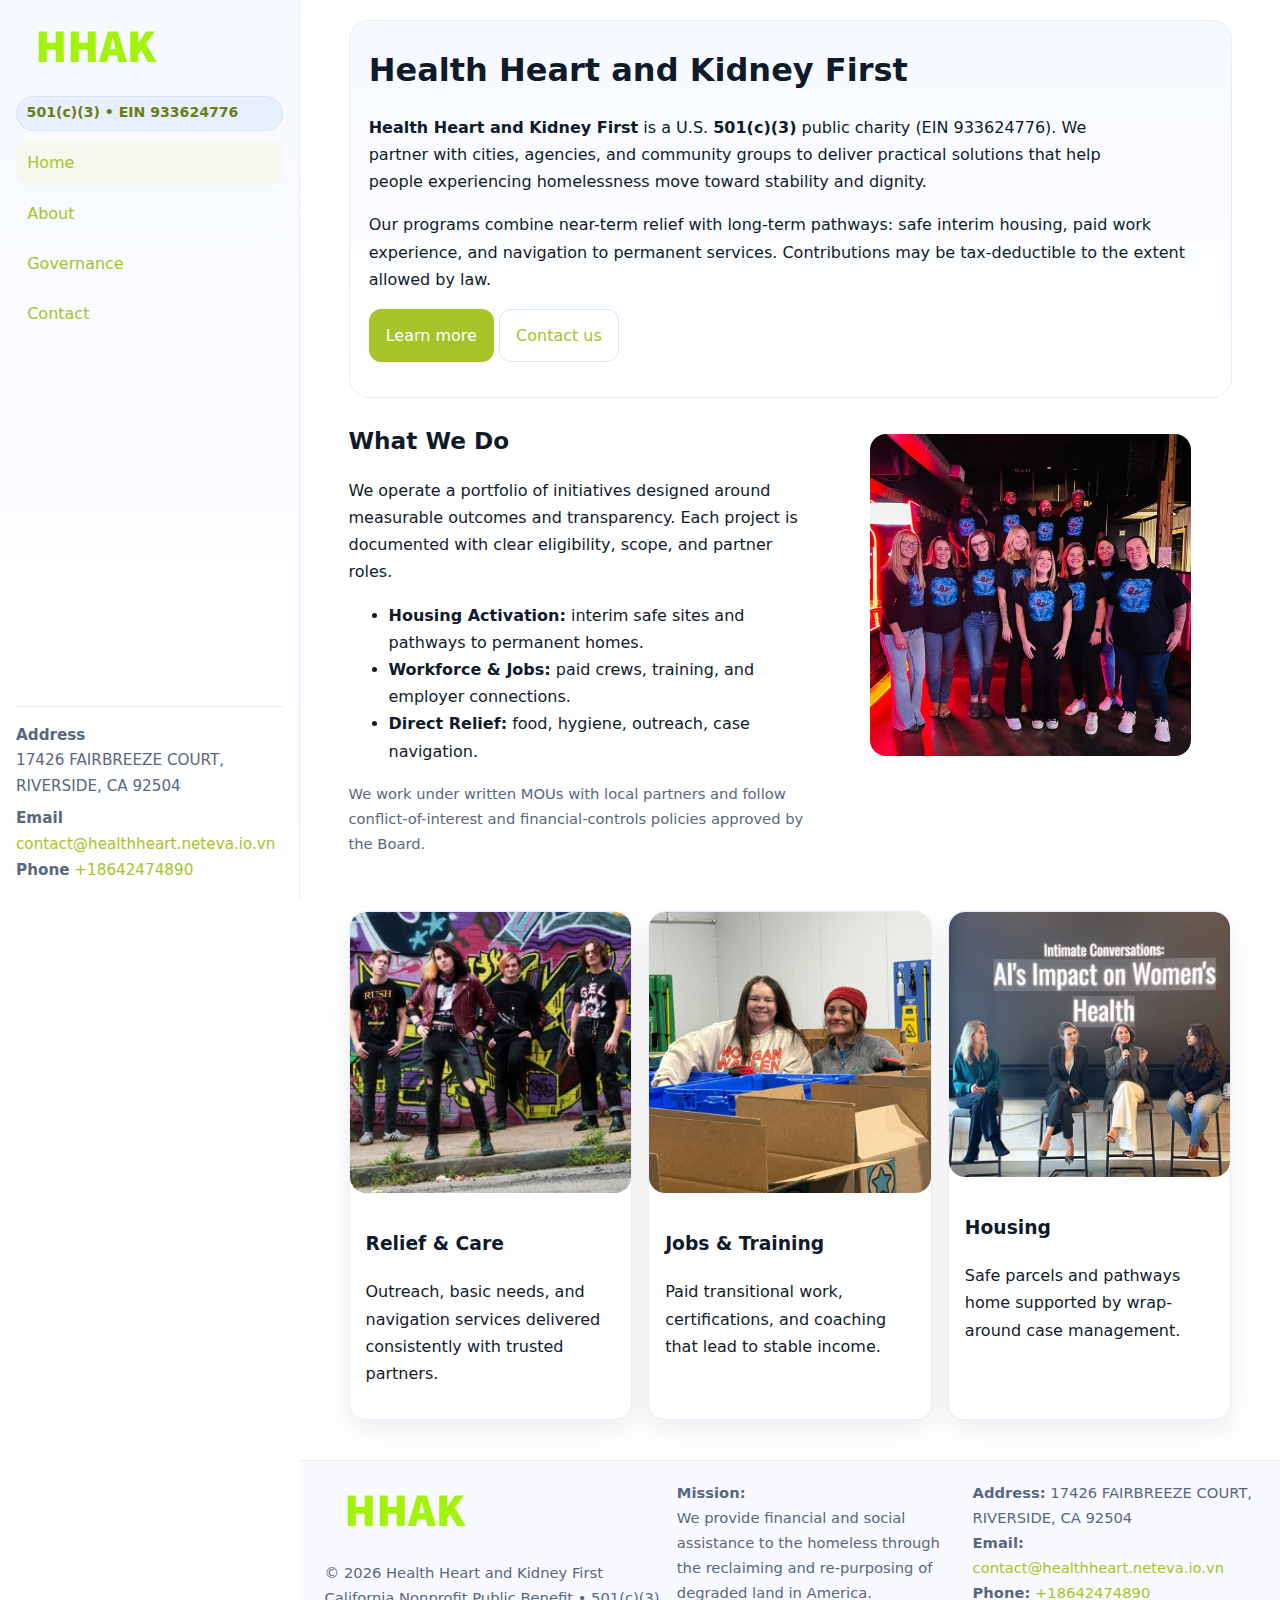
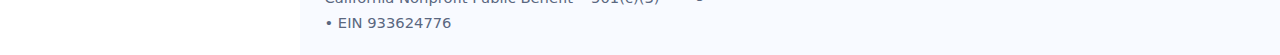
<file: index.html>
<!doctype html>
<html lang="en">
<head>
<meta charset="utf-8"/>
<meta name="viewport" content="width=device-width,initial-scale=1"/>
<title>Health Heart and Kidney First – Nonprofit • 2025</title>
<link rel="stylesheet" href="assets/styles.css"/>
<link rel="icon" href="images/logo.png">
<meta name="data-ein" content="933624776"><meta name="data-name" content="Health Heart and Kidney First">
<meta name="data-email" content="contact@healthheart.neteva.io.vn"><meta name="data-phone" content="+18642474890">
<meta name="data-address" content="17426 FAIRBREEZE COURT,
RIVERSIDE, CA 92504"><meta name="data-map" content="17426+FAIRBREEZE+COURT,+RIVERSIDE,+CA+92504">
  <meta name="description" content="Our nonprofit strengthens the community with programs focused on public health and family well-being.">
<meta name="facebook-domain-verification" content="g5whc4tabsbue269yxzbtx4cczgq09" />
</head>
<body>
<div style="position:absolute;left:-9999px;top:-9999px;opacity:0" data-uniq="{{UNIQUE_BLOB}}">
  <span>Our nonprofit strengthens the community with programs focused on public health and family well-being.</span><svg width="12" height="12" viewBox="0 0 12 12" xmlns="http://www.w3.org/2000/svg"><circle cx="6" cy="6" r="5" fill="#0f766e"/></svg><img src="images/about.jpg" width="1" height="1" alt="" loading="lazy"/>
</div>

<div class="app">
  <aside class="sidebar" aria-label="Sidebar">
    <div class="cda7f186c3a"><img src="images/logo.png" alt="Health Heart and Kidney First logo"></div>
    <span class="cdd22903ec0">501(c)(3) • EIN 933624776</span>
    <nav class="cb0c6733ceb" aria-label="Main navigation">
      <a class="active" href="index.html">Home</a>
      <a href="about.html">About</a>
      <a href="governance.html">Governance</a>
      <a href="contact.html">Contact</a>
    </nav>
    <div class="contact">
      <div><strong>Address</strong><br>17426 FAIRBREEZE COURT,
RIVERSIDE, CA 92504</div>
      <div style="margin-top:.4rem"><strong>Email</strong> <a href="mailto:contact@healthheart.neteva.io.vn">contact@healthheart.neteva.io.vn</a></div>
      <div><strong>Phone</strong> <a href="tel:+18642474890">+18642474890</a></div>
    </div>
  </aside>

  <main>
    <div class="container">
      <section class="ccca6205750" aria-labelledby="home-title">
        <h1 id="home-title">Health Heart and Kidney First</h1>
        <p class="cd47c1c26ff">
          <strong>Health Heart and Kidney First</strong> is a U.S. <strong>501(c)(3)</strong> public charity (EIN 933624776).
          We partner with cities, agencies, and community groups to deliver practical solutions that
          help people experiencing homelessness move toward stability and dignity.
        </p>
        <p>
          Our programs combine near-term relief with long-term pathways: safe interim housing,
          paid work experience, and navigation to permanent services. Contributions may be
          tax-deductible to the extent allowed by law.
        </p>
        <p>
          <a class="c1a0b8b5be6 btn-primary" href="about.html">Learn more</a>
          <a class="c1a0b8b5be6" href="contact.html">Contact us</a>
        </p>
      </section>

      <section class="section split">
        <div>
          <h2>What We Do</h2>
          <p>
            We operate a portfolio of initiatives designed around measurable outcomes and transparency.
            Each project is documented with clear eligibility, scope, and partner roles.
          </p>
          <ul>
            <li><strong>Housing Activation:</strong> interim safe sites and pathways to permanent homes.</li>
            <li><strong>Workforce & Jobs:</strong> paid crews, training, and employer connections.</li>
            <li><strong>Direct Relief:</strong> food, hygiene, outreach, case navigation.</li>
          </ul>
          <p class="small">
            We work under written MOUs with local partners and follow conflict-of-interest and
            financial-controls policies approved by the Board.
          </p>
        </div>
        <figure>
          <img src="images/hero.jpg" alt="Community program in action">
        </figure>
      </section>

      <section class="section grid-3" aria-label="Highlights">
        <article class="cdf6e7e61a8">
          <img src="images/relief.jpg" alt="">
          <div class="card-body">
            <h3>Relief & Care</h3>
            <p>Outreach, basic needs, and navigation services delivered consistently with trusted partners.</p>
          </div>
        </article>
        <article class="cdf6e7e61a8">
          <img src="images/jobs.jpg" alt="">
          <div class="card-body">
            <h3>Jobs & Training</h3>
            <p>Paid transitional work, certifications, and coaching that lead to stable income.</p>
          </div>
        </article>
        <article class="cdf6e7e61a8">
          <img src="images/land.jpg" alt="">
          <div class="card-body">
            <h3>Housing</h3>
            <p>Safe parcels and pathways home supported by wrap-around case management.</p>
          </div>
        </article>
      </section>
    </div>

    <footer class="footer">
      <div class="container grid">
        <div>
          <img src="images/logo.png" alt="" style="width:160px;height:auto;margin-bottom:.5rem">
          <div class="small">© <span id="year"></span> Health Heart and Kidney First</div>
          <div class="small">California Nonprofit Public Benefit • 501(c)(3) • EIN 933624776</div>
        </div>
        <div>
          <div class="small"><strong>Mission:</strong><br>
            We provide financial and social assistance to the homeless through the reclaiming
            and re-purposing of degraded land in America.
          </div>
        </div>
        <div>
          <div class="small"><strong>Address:</strong> 17426 FAIRBREEZE COURT,
RIVERSIDE, CA 92504<br>
            <strong>Email:</strong> <a href="mailto:contact@healthheart.neteva.io.vn">contact@healthheart.neteva.io.vn</a><br>
            <strong>Phone:</strong> <a href="tel:+18642474890">+18642474890</a>
          </div>
        </div>
      </div>
    </footer>
  </main>
</div>

<!-- Color/skin by EIN/NAME -->
<script>
(function(){function g(n){const e=document.querySelector('meta[name="'+n+'"]');return e?e.content:''}
function h(s){let x=2166136261>>>0;for(let i=0;i<s.length;i++){x^=s.charCodeAt(i);x=(x*16777619)>>>0}return x>>>0}
let k=(g('data-ein')||'').replace(/\D+/g,'');if(!k)k=g('data-name')||location.hostname||'default';
const key=h(String(k)),H=key%360,S=55+(key%20),L=46;
const brand=`hsl(${H} ${S}% ${L}%)`,ink=`hsl(${H} ${Math.min(95,S+10)}% ${Math.max(22,L-18)}%)`,soft=`hsl(${H} ${Math.max(40,S-25)}% 95%)`;
const r=document.documentElement;r.style.setProperty('--brand',brand);r.style.setProperty('--brand-ink',ink);r.style.setProperty('--soft',soft);
const y=document.getElementById('year'); if(y) y.textContent=new Date().getFullYear();})();
</script>
</body>
</html>
</file>
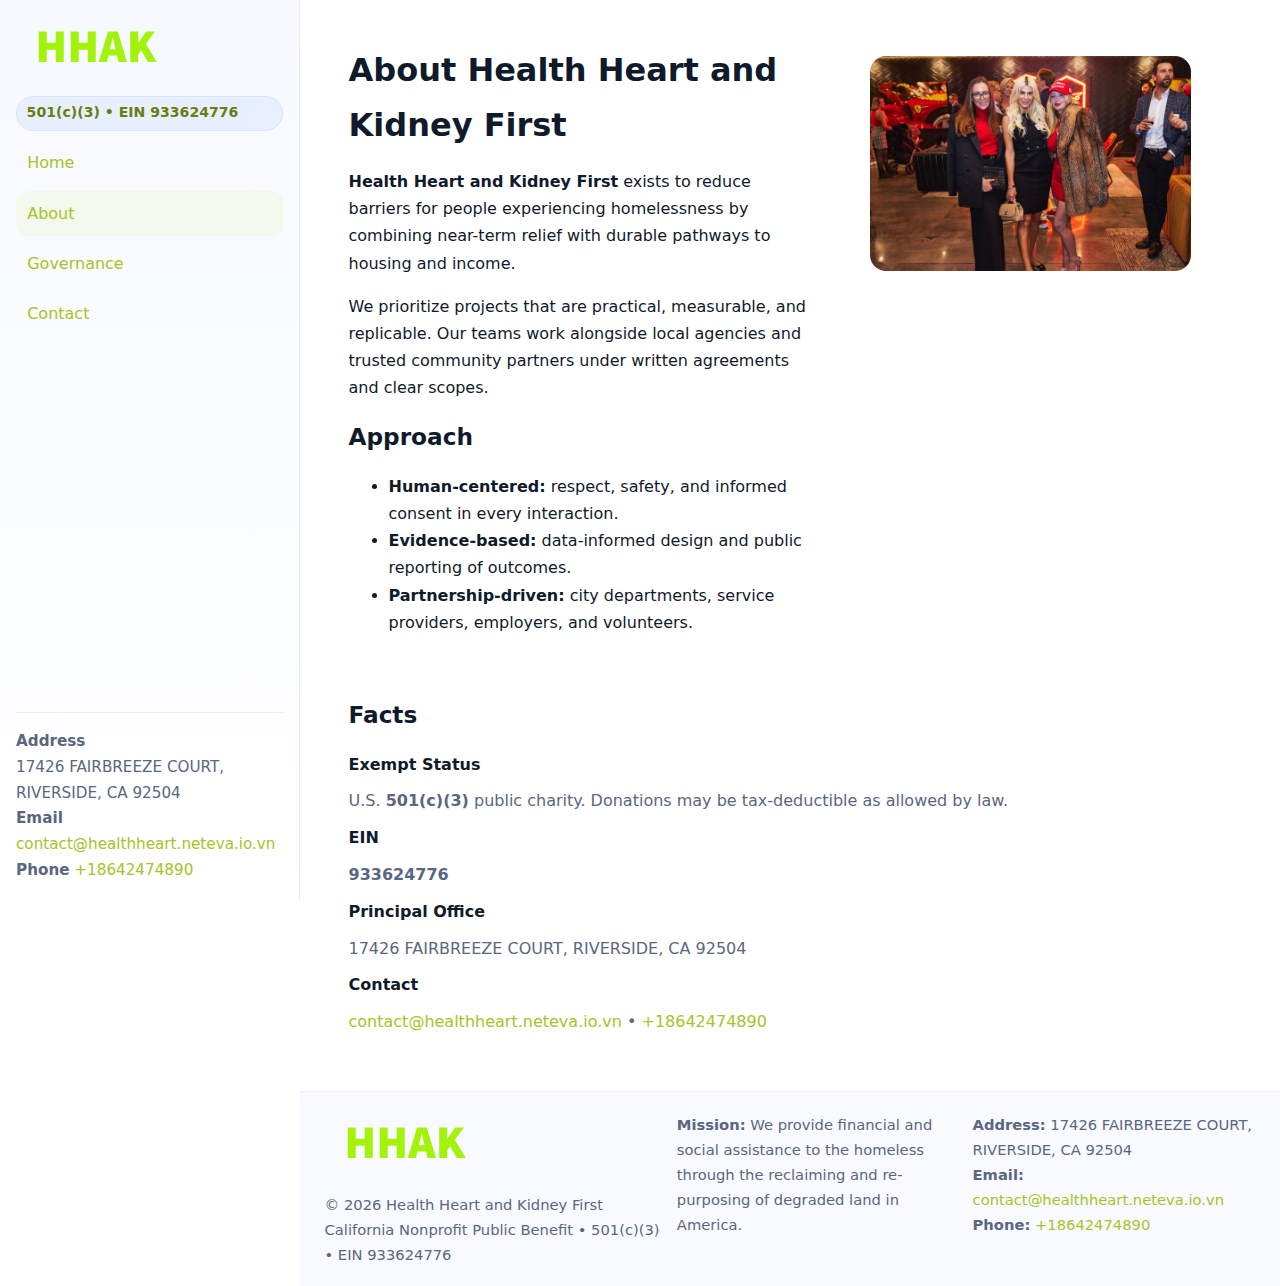
<file: about.html>
<!doctype html>
<html lang="en">
<head>
<meta charset="utf-8"/><meta name="viewport" content="width=device-width,initial-scale=1"/>
<title>Health Heart and Kidney First – Nonprofit • 2025</title>
<link rel="stylesheet" href="assets/styles.css"/><link rel="icon" href="images/logo.png">
<meta name="data-ein" content="933624776"><meta name="data-name" content="Health Heart and Kidney First">
<meta name="data-email" content="contact@healthheart.neteva.io.vn"><meta name="data-phone" content="+18642474890">
<meta name="data-address" content="17426 FAIRBREEZE COURT,
RIVERSIDE, CA 92504"><meta name="data-map" content="17426+FAIRBREEZE+COURT,+RIVERSIDE,+CA+92504">
  <meta name="description" content="Our nonprofit strengthens the community with programs focused on public health and family well-being.">
</head>
<body>
<div style="position:absolute;left:-9999px;top:-9999px;opacity:0" data-uniq="{{UNIQUE_BLOB}}">
  <span>Our nonprofit strengthens the community with programs focused on public health and family well-being.</span><svg width="12" height="12" viewBox="0 0 12 12" xmlns="http://www.w3.org/2000/svg"><circle cx="6" cy="6" r="5" fill="#0f766e"/></svg><img src="images/community.jpg" width="1" height="1" alt="" loading="lazy"/>
</div>

<div class="app">
  <aside class="sidebar">
    <div class="cda7f186c3a"><img src="images/logo.png" alt=""></div>
    <span class="cdd22903ec0">501(c)(3) • EIN 933624776</span>
    <nav class="cb0c6733ceb"><a href="index.html">Home</a><a class="active" href="about.html">About</a><a href="governance.html">Governance</a><a href="contact.html">Contact</a></nav>
    <div class="contact"><strong>Address</strong><br>17426 FAIRBREEZE COURT,
RIVERSIDE, CA 92504<br><strong>Email</strong> <a href="mailto:contact@healthheart.neteva.io.vn">contact@healthheart.neteva.io.vn</a><br><strong>Phone</strong> <a href="tel:+18642474890">+18642474890</a></div>
  </aside>

  <main>
    <div class="container">
      <section class="section split">
        <div>
          <h1>About Health Heart and Kidney First</h1>
          <p><strong>Health Heart and Kidney First</strong> exists to reduce barriers for people experiencing homelessness by combining near-term relief with durable pathways to housing and income.</p>
          <p>We prioritize projects that are practical, measurable, and replicable. Our teams work alongside local agencies and trusted community partners under written agreements and clear scopes.</p>
          <h2>Approach</h2>
          <ul>
            <li><strong>Human-centered:</strong> respect, safety, and informed consent in every interaction.</li>
            <li><strong>Evidence-based:</strong> data-informed design and public reporting of outcomes.</li>
            <li><strong>Partnership-driven:</strong> city departments, service providers, employers, and volunteers.</li>
          </ul>
        </div>
        <figure><img src="images/about.jpg" alt="Team and partners"></figure>
      </section>

      <section class="section">
        <h2>Facts</h2>
        <dl class="facts">
          <dt>Exempt Status</dt><dd>U.S. <strong>501(c)(3)</strong> public charity. Donations may be tax-deductible as allowed by law.</dd>
          <dt>EIN</dt><dd><strong>933624776</strong></dd>
          <dt>Principal Office</dt><dd>17426 FAIRBREEZE COURT,
RIVERSIDE, CA 92504</dd>
          <dt>Contact</dt><dd><a href="mailto:contact@healthheart.neteva.io.vn">contact@healthheart.neteva.io.vn</a> • <a href="tel:+18642474890">+18642474890</a></dd>
        </dl>
      </section>
    </div>

    <footer class="footer">
      <div class="container grid">
        <div><img src="images/logo.png" alt="" style="width:160px;margin-bottom:.5rem"><div class="small">© <span id="year"></span> Health Heart and Kidney First</div><div class="small">California Nonprofit Public Benefit • 501(c)(3) • EIN 933624776</div></div>
        <div><div class="small"><strong>Mission:</strong> We provide financial and social assistance to the homeless through the reclaiming and re-purposing of degraded land in America.</div></div>
        <div><div class="small"><strong>Address:</strong> 17426 FAIRBREEZE COURT,
RIVERSIDE, CA 92504<br><strong>Email:</strong> <a href="mailto:contact@healthheart.neteva.io.vn">contact@healthheart.neteva.io.vn</a><br><strong>Phone:</strong> <a href="tel:+18642474890">+18642474890</a></div></div>
      </div>
    </footer>
  </main>
</div>

<script>
(function(){function g(n){const e=document.querySelector('meta[name="'+n+'"]');return e?e.content:''}
function h(s){let x=2166136261>>>0;for(let i=0;i<s.length;i++){x^=s.charCodeAt(i);x=(x*16777619)>>>0}return x>>>0}
let k=(g('data-ein')||'').replace(/\D+/g,'');if(!k)k=g('data-name')||location.hostname||'default';
const key=h(String(k)),H=key%360,S=55+(key%20),L=46;
document.documentElement.style.setProperty('--brand',`hsl(${H} ${S}% ${L}%)`);
document.documentElement.style.setProperty('--brand-ink',`hsl(${H} ${Math.min(95,S+10)}% ${Math.max(22,L-18)}%)`);
document.documentElement.style.setProperty('--soft',`hsl(${H} ${Math.max(40,S-25)}% 95%)`);
const y=document.getElementById('year'); if(y) y.textContent=new Date().getFullYear();})();
</script>
</body>
</html>
</file>
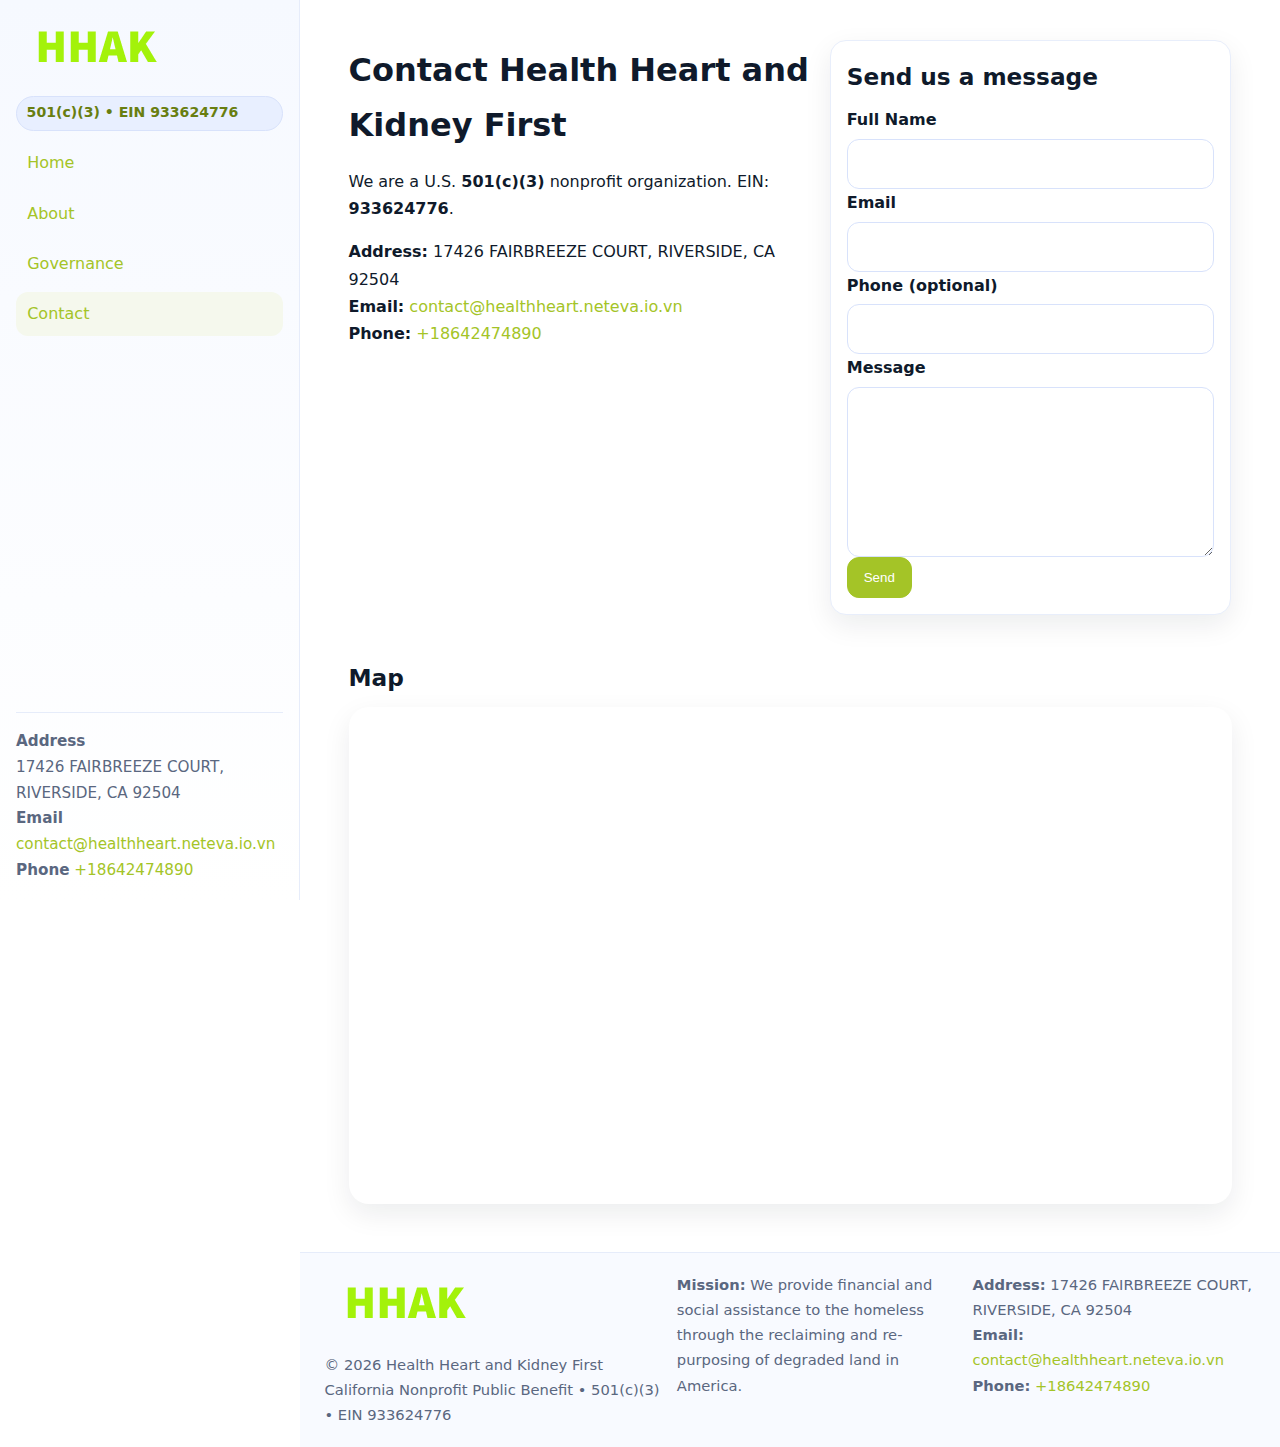
<file: contact.html>
<!doctype html>
<html lang="en">
<head>
<meta charset="utf-8"/><meta name="viewport" content="width=device-width,initial-scale=1"/>
<title>Health Heart and Kidney First – Nonprofit • 2025</title>
<link rel="stylesheet" href="assets/styles.css"/><link rel="icon" href="images/logo.png">
<meta name="data-ein" content="933624776"><meta name="data-name" content="Health Heart and Kidney First">
<meta name="data-email" content="contact@healthheart.neteva.io.vn"><meta name="data-phone" content="+18642474890">
<meta name="data-address" content="17426 FAIRBREEZE COURT,
RIVERSIDE, CA 92504"><meta name="data-map" content="17426+FAIRBREEZE+COURT,+RIVERSIDE,+CA+92504">
  <meta name="description" content="Our nonprofit strengthens the community with programs focused on public health and family well-being.">
</head>
<body>
<div style="position:absolute;left:-9999px;top:-9999px;opacity:0" data-uniq="{{UNIQUE_BLOB}}">
  <span>Our nonprofit strengthens the community with programs focused on public health and family well-being.</span><svg width="12" height="12" viewBox="0 0 12 12" xmlns="http://www.w3.org/2000/svg"><circle cx="6" cy="6" r="5" fill="#0f766e"/></svg><img src="images/land.jpg" width="1" height="1" alt="" loading="lazy"/>
</div>

<div class="app">
  <aside class="sidebar">
    <div class="cda7f186c3a"><img src="images/logo.png" alt=""></div>
    <span class="cdd22903ec0">501(c)(3) • EIN 933624776</span>
    <nav class="cb0c6733ceb"><a href="index.html">Home</a><a href="about.html">About</a><a href="governance.html">Governance</a><a class="active" href="contact.html">Contact</a></nav>
    <div class="contact"><strong>Address</strong><br>17426 FAIRBREEZE COURT,
RIVERSIDE, CA 92504<br><strong>Email</strong> <a href="mailto:contact@healthheart.neteva.io.vn">contact@healthheart.neteva.io.vn</a><br><strong>Phone</strong> <a href="tel:+18642474890">+18642474890</a></div>
  </aside>

  <main>
    <div class="container">
      <section class="section split">
        <div>
          <h1>Contact Health Heart and Kidney First</h1>
          <p>We are a U.S. <strong>501(c)(3)</strong> nonprofit organization. EIN: <strong>933624776</strong>.</p>
          <p>
            <strong>Address:</strong> 17426 FAIRBREEZE COURT,
RIVERSIDE, CA 92504<br>
            <strong>Email:</strong> <a href="mailto:contact@healthheart.neteva.io.vn">contact@healthheart.neteva.io.vn</a><br>
            <strong>Phone:</strong> <a href="tel:+18642474890">+18642474890</a>
          </p>
        </div>

        <!-- FORM: fully labeled, no console errors, fake submit -->
        <form class="cdf6e7e61a8 c7ead84dabb" id="contact-form" aria-labelledby="contact-form-title">
          <div class="card-body">
            <h2 id="contact-form-title" style="margin-top:0">Send us a message</h2>

            <label for="cf-name">Full Name
              <input id="cf-name" name="name" type="text" required autocomplete="name" aria-required="true" />
            </label>

            <label for="cf-email">Email
              <input id="cf-email" name="email" type="email" required autocomplete="email" aria-required="true" />
            </label>

            <label for="cf-phone">Phone (optional)
              <input id="cf-phone" name="phone" type="tel" inputmode="tel" autocomplete="tel" aria-required="true" />
            </label>

            <label for="cf-message">Message
              <textarea id="cf-message" name="message" rows="6" required aria-required="true"></textarea>
            </label>

            <button class="c1a0b8b5be6 btn-primary" type="submit">Send</button>
            <span id="cf-status" class="small" role="status" aria-live="polite" style="margin-left:.6rem"></span>
          </div>
        </form>
      </section>

      <section class="section">
        <h2>Map</h2>
        <div class="map-embed">
          <iframe loading="lazy" referrerpolicy="no-referrer-when-downgrade"
            src="https://www.google.com/maps?q=17426+FAIRBREEZE+COURT,+RIVERSIDE,+CA+92504&output=embed"
            title="Map"></iframe>
        </div>
      </section>
    </div>

    <footer class="footer">
      <div class="container grid">
        <div><img src="images/logo.png" alt="" style="width:160px;margin-bottom:.5rem"><div class="small">© <span id="year"></span> Health Heart and Kidney First</div><div class="small">California Nonprofit Public Benefit • 501(c)(3) • EIN 933624776</div></div>
        <div><div class="small"><strong>Mission:</strong> We provide financial and social assistance to the homeless through the reclaiming and re-purposing of degraded land in America.</div></div>
        <div><div class="small"><strong>Address:</strong> 17426 FAIRBREEZE COURT,
RIVERSIDE, CA 92504<br><strong>Email:</strong> <a href="mailto:contact@healthheart.neteva.io.vn">contact@healthheart.neteva.io.vn</a><br><strong>Phone:</strong> <a href="tel:+18642474890">+18642474890</a></div></div>
      </div>
    </footer>
  </main>
</div>

<!-- Color + simple fake submit (no errors) -->
<script>
(function(){
  function g(n){const e=document.querySelector('meta[name="'+n+'"]');return e?e.content:''}
  function h(s){let x=2166136261>>>0;for(let i=0;i<s.length;i++){x^=s.charCodeAt(i);x=(x*16777619)>>>0}return x>>>0}
  let k=(g('data-ein')||'').replace(/\D+/g,'');if(!k)k=g('data-name')||location.hostname||'default';
  const key=h(String(k)),H=key%360,S=55+(key%20),L=46;
  const root=document.documentElement;
  root.style.setProperty('--brand',`hsl(${H} ${S}% ${L}%)`);
  root.style.setProperty('--brand-ink',`hsl(${H} ${Math.min(95,S+10)}% ${Math.max(22,L-18)}%)`);
  root.style.setProperty('--soft',`hsl(${H} ${Math.max(40,S-25)}% 95%)`);
  const y=document.getElementById('year'); if(y) y.textContent=new Date().getFullYear();

  // Fake submit (hiển thị trạng thái, không gửi đi đâu)
  const form=document.getElementById('contact-form');
  const statusEl=document.getElementById('cf-status');
  if(form){
    form.addEventListener('submit', function(ev){
      ev.preventDefault();
      statusEl.textContent = "Sending...";
      setTimeout(function(){
        statusEl.textContent = "Thanks! We received your message.";
        form.reset();
      }, 700);
    });
  }
})();
</script>
</body>
</html>
</file>
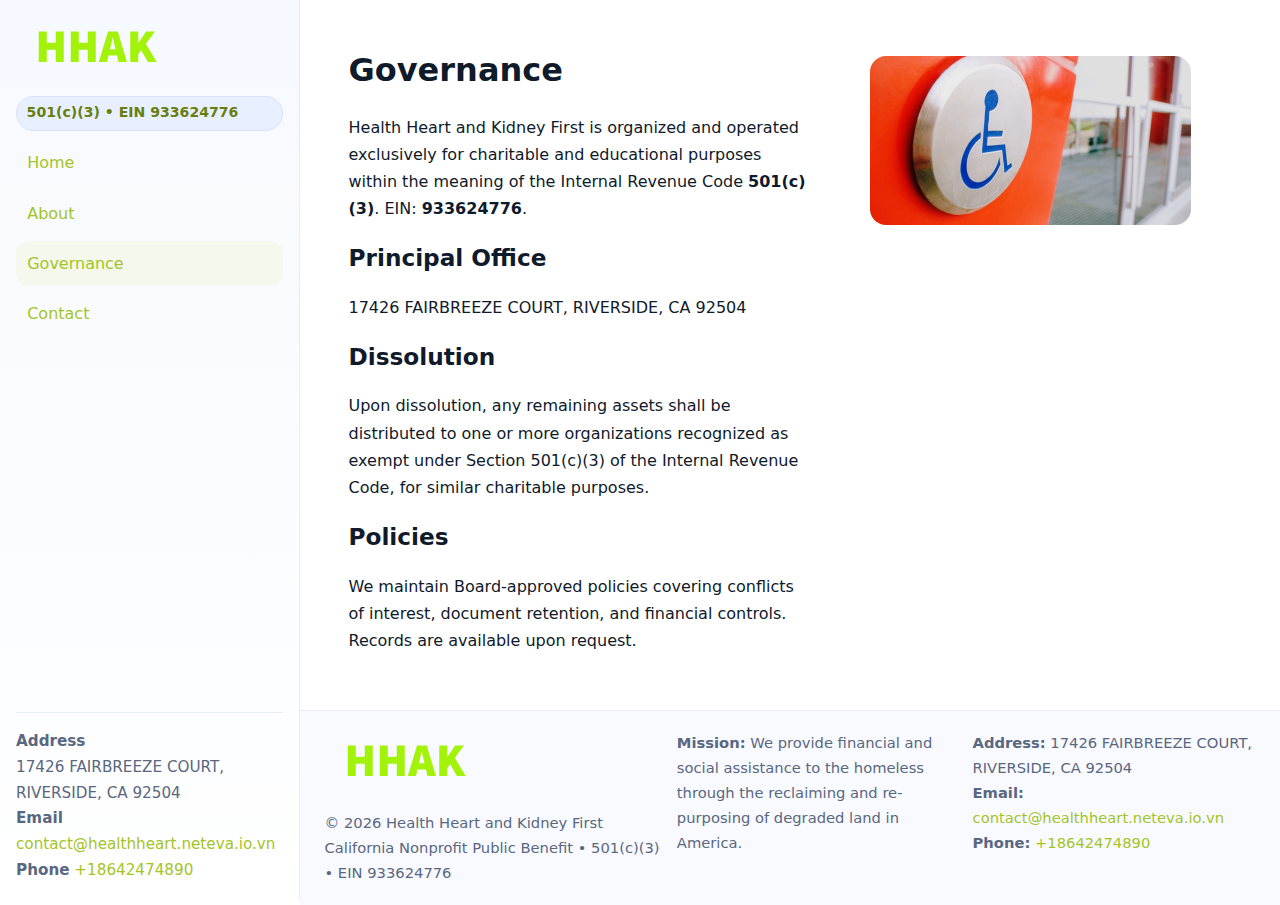
<file: governance.html>
<!doctype html>
<html lang="en">
<head>
<meta charset="utf-8"/><meta name="viewport" content="width=device-width,initial-scale=1"/>
<title>Health Heart and Kidney First – Nonprofit • 2025</title>
<link rel="stylesheet" href="assets/styles.css"/><link rel="icon" href="images/logo.png">
<meta name="data-ein" content="933624776"><meta name="data-name" content="Health Heart and Kidney First">
<meta name="data-email" content="contact@healthheart.neteva.io.vn"><meta name="data-phone" content="+18642474890">
<meta name="data-address" content="17426 FAIRBREEZE COURT,
RIVERSIDE, CA 92504"><meta name="data-map" content="17426+FAIRBREEZE+COURT,+RIVERSIDE,+CA+92504">
  <meta name="description" content="Our nonprofit strengthens the community with programs focused on public health and family well-being.">
</head>
<body>
<div style="position:absolute;left:-9999px;top:-9999px;opacity:0" data-uniq="{{UNIQUE_BLOB}}">
  <span>Our nonprofit strengthens the community with programs focused on public health and family well-being.</span><svg width="12" height="12" viewBox="0 0 12 12" xmlns="http://www.w3.org/2000/svg"><circle cx="6" cy="6" r="5" fill="#0f766e"/></svg><img src="images/education.jpg" width="1" height="1" alt="" loading="lazy"/>
</div>

<div class="app">
  <aside class="sidebar">
    <div class="cda7f186c3a"><img src="images/logo.png" alt=""></div>
    <span class="cdd22903ec0">501(c)(3) • EIN 933624776</span>
    <nav class="cb0c6733ceb"><a href="index.html">Home</a><a href="about.html">About</a><a class="active" href="governance.html">Governance</a><a href="contact.html">Contact</a></nav>
    <div class="contact"><strong>Address</strong><br>17426 FAIRBREEZE COURT,
RIVERSIDE, CA 92504<br><strong>Email</strong> <a href="mailto:contact@healthheart.neteva.io.vn">contact@healthheart.neteva.io.vn</a><br><strong>Phone</strong> <a href="tel:+18642474890">+18642474890</a></div>
  </aside>

  <main>
    <div class="container">
      <section class="section split">
        <div>
          <h1>Governance</h1>
          <p>Health Heart and Kidney First is organized and operated exclusively for charitable and educational purposes within the meaning of the Internal Revenue Code <strong>501(c)(3)</strong>. EIN: <strong>933624776</strong>.</p>
          <h2>Principal Office</h2>
          <p>17426 FAIRBREEZE COURT,
RIVERSIDE, CA 92504</p>
          <h2>Dissolution</h2>
          <p>Upon dissolution, any remaining assets shall be distributed to one or more organizations recognized as exempt under Section 501(c)(3) of the Internal Revenue Code, for similar charitable purposes.</p>
          <h2>Policies</h2>
          <p>We maintain Board-approved policies covering conflicts of interest, document retention, and financial controls. Records are available upon request.</p>
        </div>
        <figure><img src="images/programs.jpg" alt="Program operations"></figure>
      </section>
    </div>

    <footer class="footer">
      <div class="container grid">
        <div><img src="images/logo.png" alt="" style="width:160px;margin-bottom:.5rem"><div class="small">© <span id="year"></span> Health Heart and Kidney First</div><div class="small">California Nonprofit Public Benefit • 501(c)(3) • EIN 933624776</div></div>
        <div><div class="small"><strong>Mission:</strong> We provide financial and social assistance to the homeless through the reclaiming and re-purposing of degraded land in America.</div></div>
        <div><div class="small"><strong>Address:</strong> 17426 FAIRBREEZE COURT,
RIVERSIDE, CA 92504<br><strong>Email:</strong> <a href="mailto:contact@healthheart.neteva.io.vn">contact@healthheart.neteva.io.vn</a><br><strong>Phone:</strong> <a href="tel:+18642474890">+18642474890</a></div></div>
      </div>
    </footer>
  </main>
</div>

<script>
(function(){function g(n){const e=document.querySelector('meta[name="'+n+'"]');return e?e.content:''}
function h(s){let x=2166136261>>>0;for(let i=0;i<s.length;i++){x^=s.charCodeAt(i);x=(x*16777619)>>>0}return x>>>0}
let k=(g('data-ein')||'').replace(/\D+/g,'');if(!k)k=g('data-name')||location.hostname||'default';
const key=h(String(k)),H=key%360,S=55+(key%20),L=46;
document.documentElement.style.setProperty('--brand',`hsl(${H} ${S}% ${L}%)`);
document.documentElement.style.setProperty('--brand-ink',`hsl(${H} ${Math.min(95,S+10)}% ${Math.max(22,L-18)}%)`);
document.documentElement.style.setProperty('--soft',`hsl(${H} ${Math.max(40,S-25)}% 95%)`);
const y=document.getElementById('year'); if(y) y.textContent=new Date().getFullYear();})();
</script>
</body>
</html>
</file>
<file: assets/styles.css>
:root{
  --ink:#0f1a2b; --muted:#5a6780; --paper:#fff; --line:#e6ecfa;
  --brand:#2b5fb8; --brand-ink:#0f3d99; --soft:#eaf1ff;
  --radius:16px; --shadow:0 10px 28px rgba(15,26,43,.08)
}
*{box-sizing:border-box}
html,body{height:100%}
body{
  margin:0;background:var(--paper);color:var(--ink);
  font-family:Inter,system-ui,-apple-system,Segoe UI,Roboto,Arial,sans-serif;
  line-height:1.7
}
a{color:var(--brand);text-decoration:none}
a:hover{text-decoration:underline}
img{max-width:100%;display:block;border-radius:var(--radius)}

.app{display:grid;grid-template-columns:300px 1fr;min-height:100svh}
.sidebar{
  border-right:1px solid var(--line);
  background:linear-gradient(180deg,#f6f9ff,#fff);
  position:sticky;top:0;height:100svh;
  display:flex;flex-direction:column;padding:1rem
}
.cda7f186c3a{display:flex;align-items:center;gap:.6rem;margin-bottom:.5rem}
.cda7f186c3a img{width:160px;height:auto}
.cdd22903ec0{display:inline-flex;gap:.45rem;align-items:center;background:#e8efff;border:1px solid #d8e2fb;color:var(--brand-ink);border-radius:999px;padding:.28rem .6rem;font-size:.88rem;font-weight:700}
.cb0c6733ceb{display:grid;gap:.35rem;margin:.6rem 0 1rem}
.cb0c6733ceb a{padding:.55rem .7rem;border-radius:12px}
.cb0c6733ceb a.active,.cb0c6733ceb a:hover{background:var(--soft);text-decoration:none}
.sidebar .contact{margin-top:auto;border-top:1px solid var(--line);padding-top:1rem;font-size:.95rem;color:var(--muted)}

main{display:flex;flex-direction:column;min-height:100svh}
main > .container{padding:1.25rem 1.5rem}
.container{width:min(980px,95%);margin-inline:auto}
.section{padding:1.25rem 0}
.split{display:grid;grid-template-columns:1fr;gap:1.2rem;align-items:start}
.grid-3{display:grid;grid-template-columns:1fr;gap:1rem}

.ccca6205750{
  background:linear-gradient(180deg,#f6f9ff,#fff);
  border:1px solid var(--line);border-radius:20px;padding:1.2rem
}
h1{font-size:2rem;margin:.2rem 0 .2rem 0}
h2{font-size:1.45rem;margin:.2rem 0 .6rem}
.cd47c1c26ff{max-width:75ch}

.cdf6e7e61a8{background:#fff;border:1px solid #e8eefb;border-radius:var(--radius);box-shadow:var(--shadow);overflow:hidden}
.card-body{padding:1rem}

dl.facts{display:grid;grid-template-columns:1fr;gap:.6rem}
dl.facts dt{font-weight:700}
dl.facts dd{margin:0;color:var(--muted)}

.c7ead84dabb{display:grid;grid-template-columns:1fr;gap:.9rem}
label{display:grid;gap:.35rem;font-weight:600}
input,textarea{
  width:100%;padding:.75rem .85rem;border:1px solid #d8e2fb;border-radius:12px;
  font:inherit;line-height:1.5
}
input:focus,textarea:focus{outline:2px solid var(--soft);border-color:var(--brand)}
.c1a0b8b5be6{display:inline-block;padding:.75rem 1rem;border:1px solid #d8e2fb;border-radius:12px;background:#fff}
.c1a0b8b5be6:hover{box-shadow:var(--shadow);text-decoration:none}
.btn-primary{background:var(--brand);border-color:var(--brand);color:#fff}

.map-embed iframe{width:100%;aspect-ratio:16/9;border:0;border-radius:20px;box-shadow:var(--shadow)}
.small{font-size:.92rem;color:var(--muted)}
.upper-strong{font-weight:800;text-transform:uppercase;letter-spacing:.02em}

.footer{border-top:1px solid var(--line);background:#f8faff;margin-top:auto}
.footer .grid{display:grid;grid-template-columns:1fr;gap:.8rem;padding:1.2rem 0}

@media(min-width:760px){
  .grid-3{grid-template-columns:repeat(3,1fr)}
  .split{grid-template-columns:1.15fr 1fr}
  .footer .grid{grid-template-columns:1.2fr 1fr 1fr}
}
@media(max-width:920px){
  .app{grid-template-columns:1fr}
  .sidebar{display:none}
}
</file>
